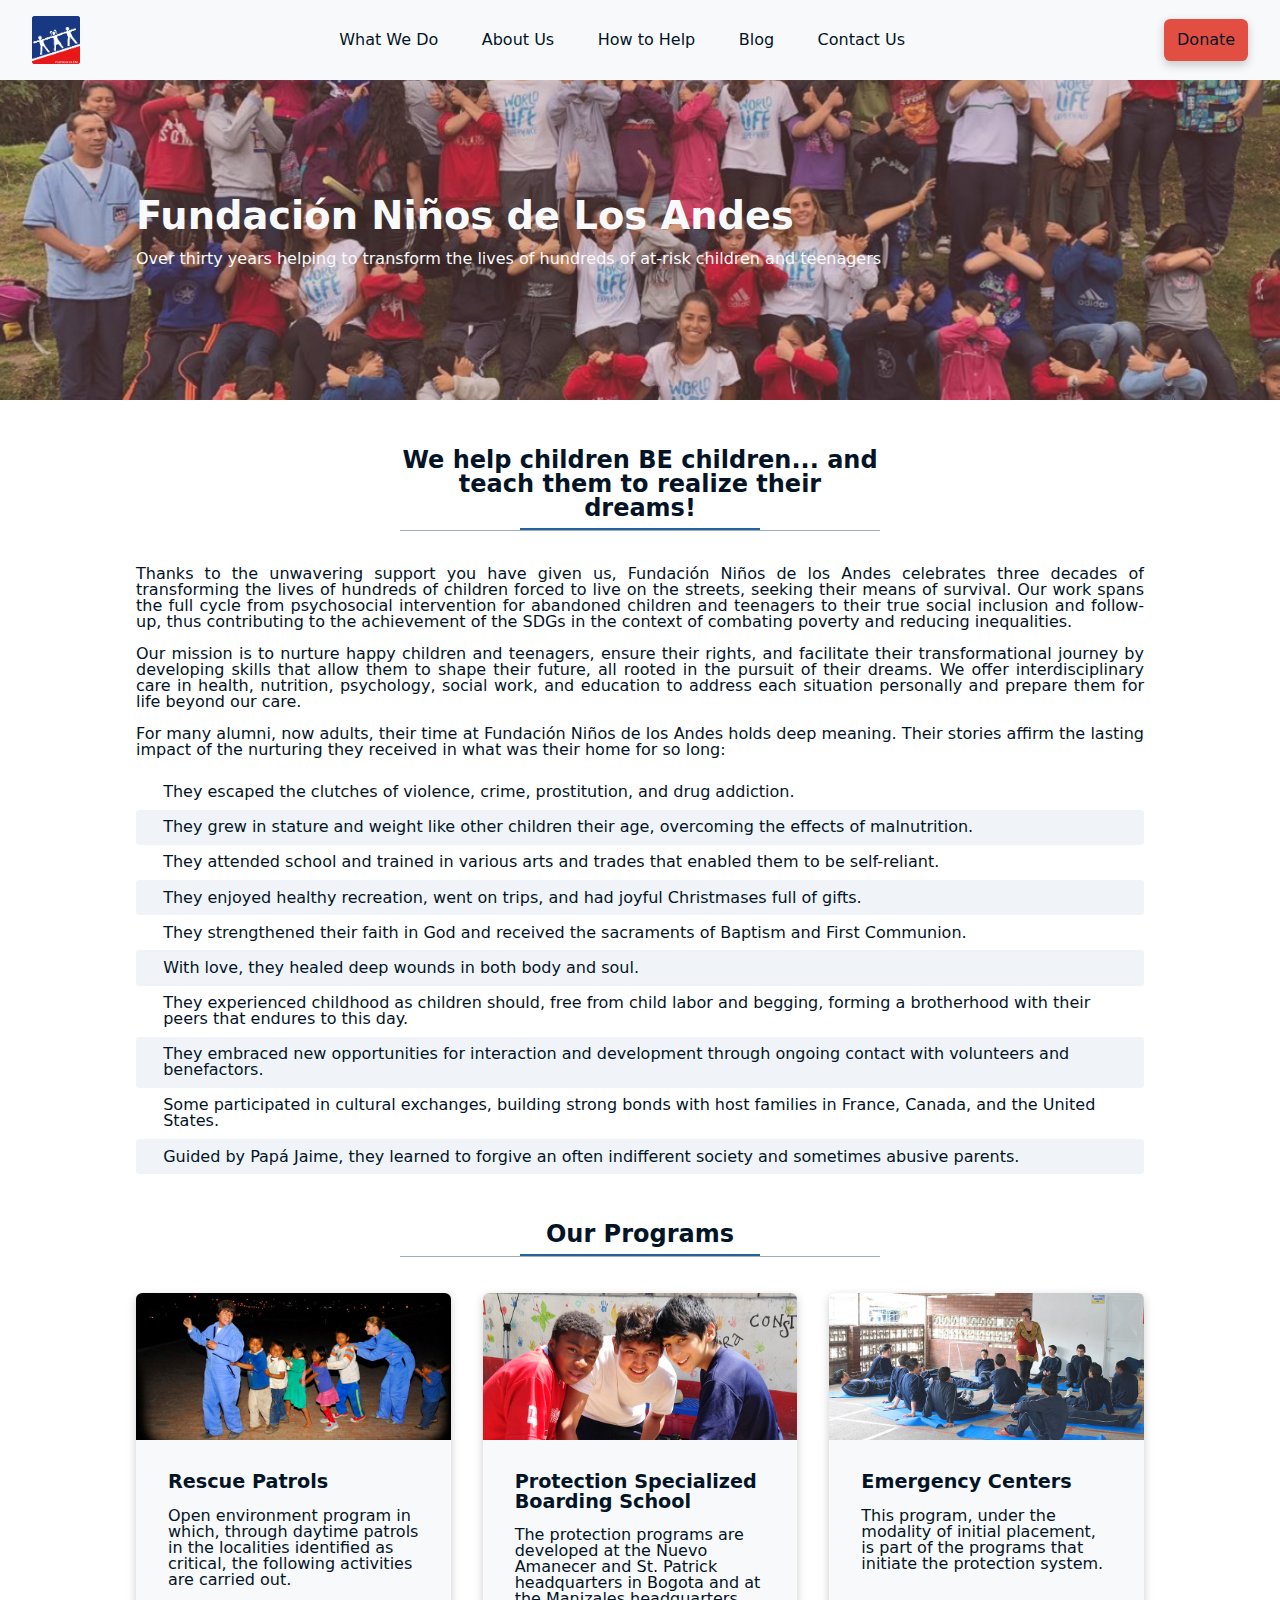
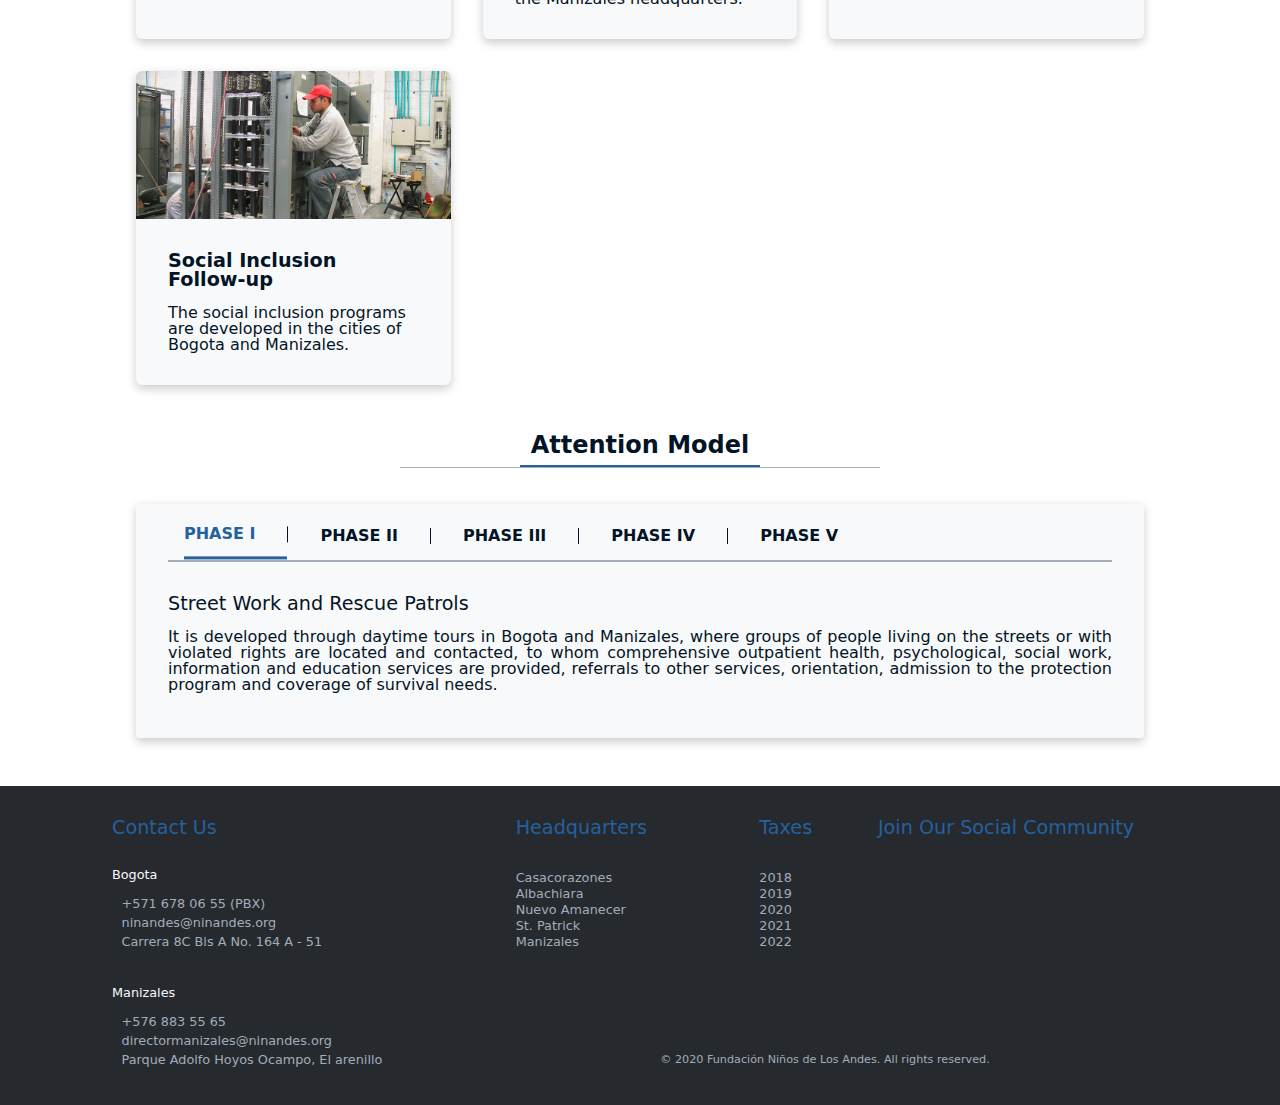
<file: index.html>
<!DOCTYPE html>
<html lang="en">
  <head>
    <meta charset="UTF-8" />
    <meta name="viewport" content="width=device-width, initial-scale=1.0" />
    <title>Fundación Niños de los Andes | Home</title>
    <link rel="stylesheet" href="./src/css/main.css" />
    <link
      rel="icon"
      href="./assets/img/ninos-de-los-andes-icon.ico"
      type="image/x-icon"
    />
    <link
      rel="stylesheet"
      href="https://cdnjs.cloudflare.com/ajax/libs/font-awesome/6.5.1/css/all.min.css"
      integrity="sha512-DTOQO9RWCH3ppGqcWaEA1BIZOC6xxalwEsw9c2QQeAIftl+Vegovlnee1c9QX4TctnWMn13TZye+giMm8e2LwA=="
      crossorigin="anonymous"
      referrerpolicy="no-referrer"
    />
  </head>
  <body>
    <div id="root"></div>
    <script src="./src/scripts/home.js" type="module"></script>
  </body>
</html>
</file>
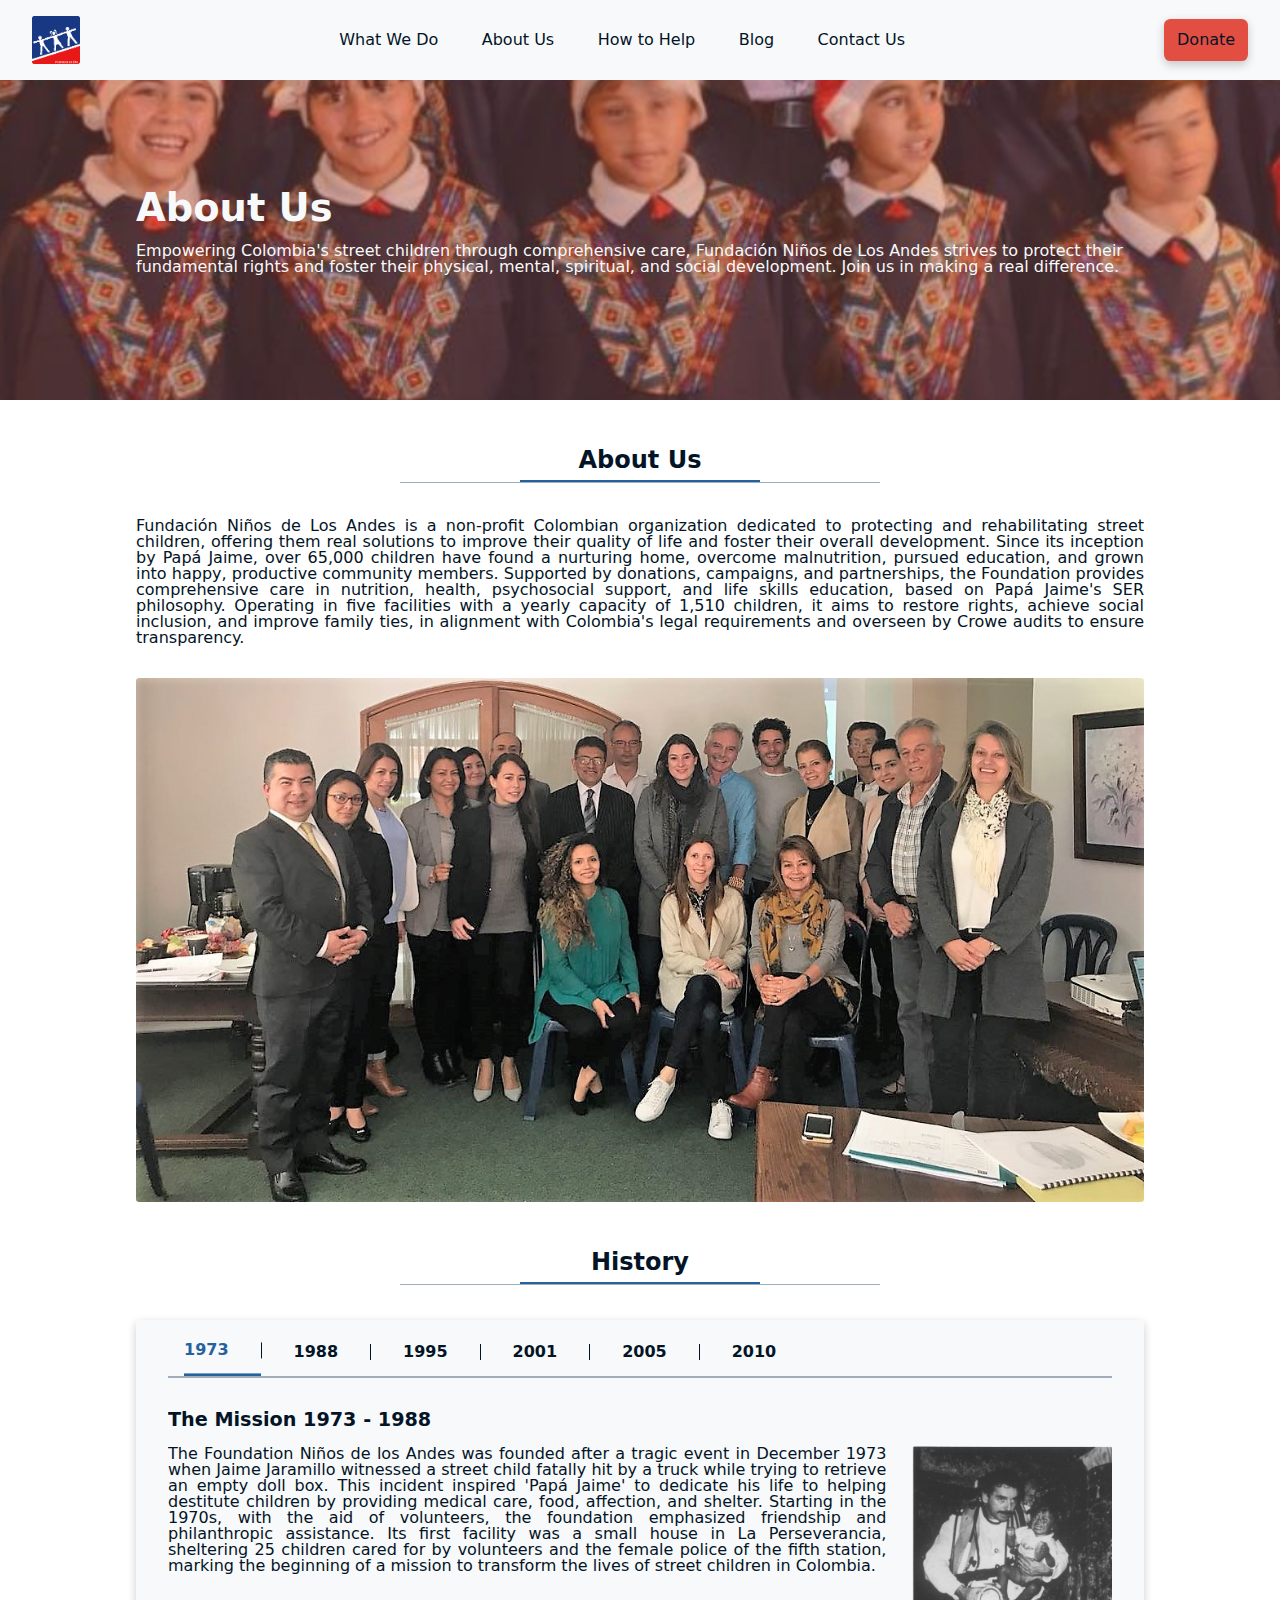
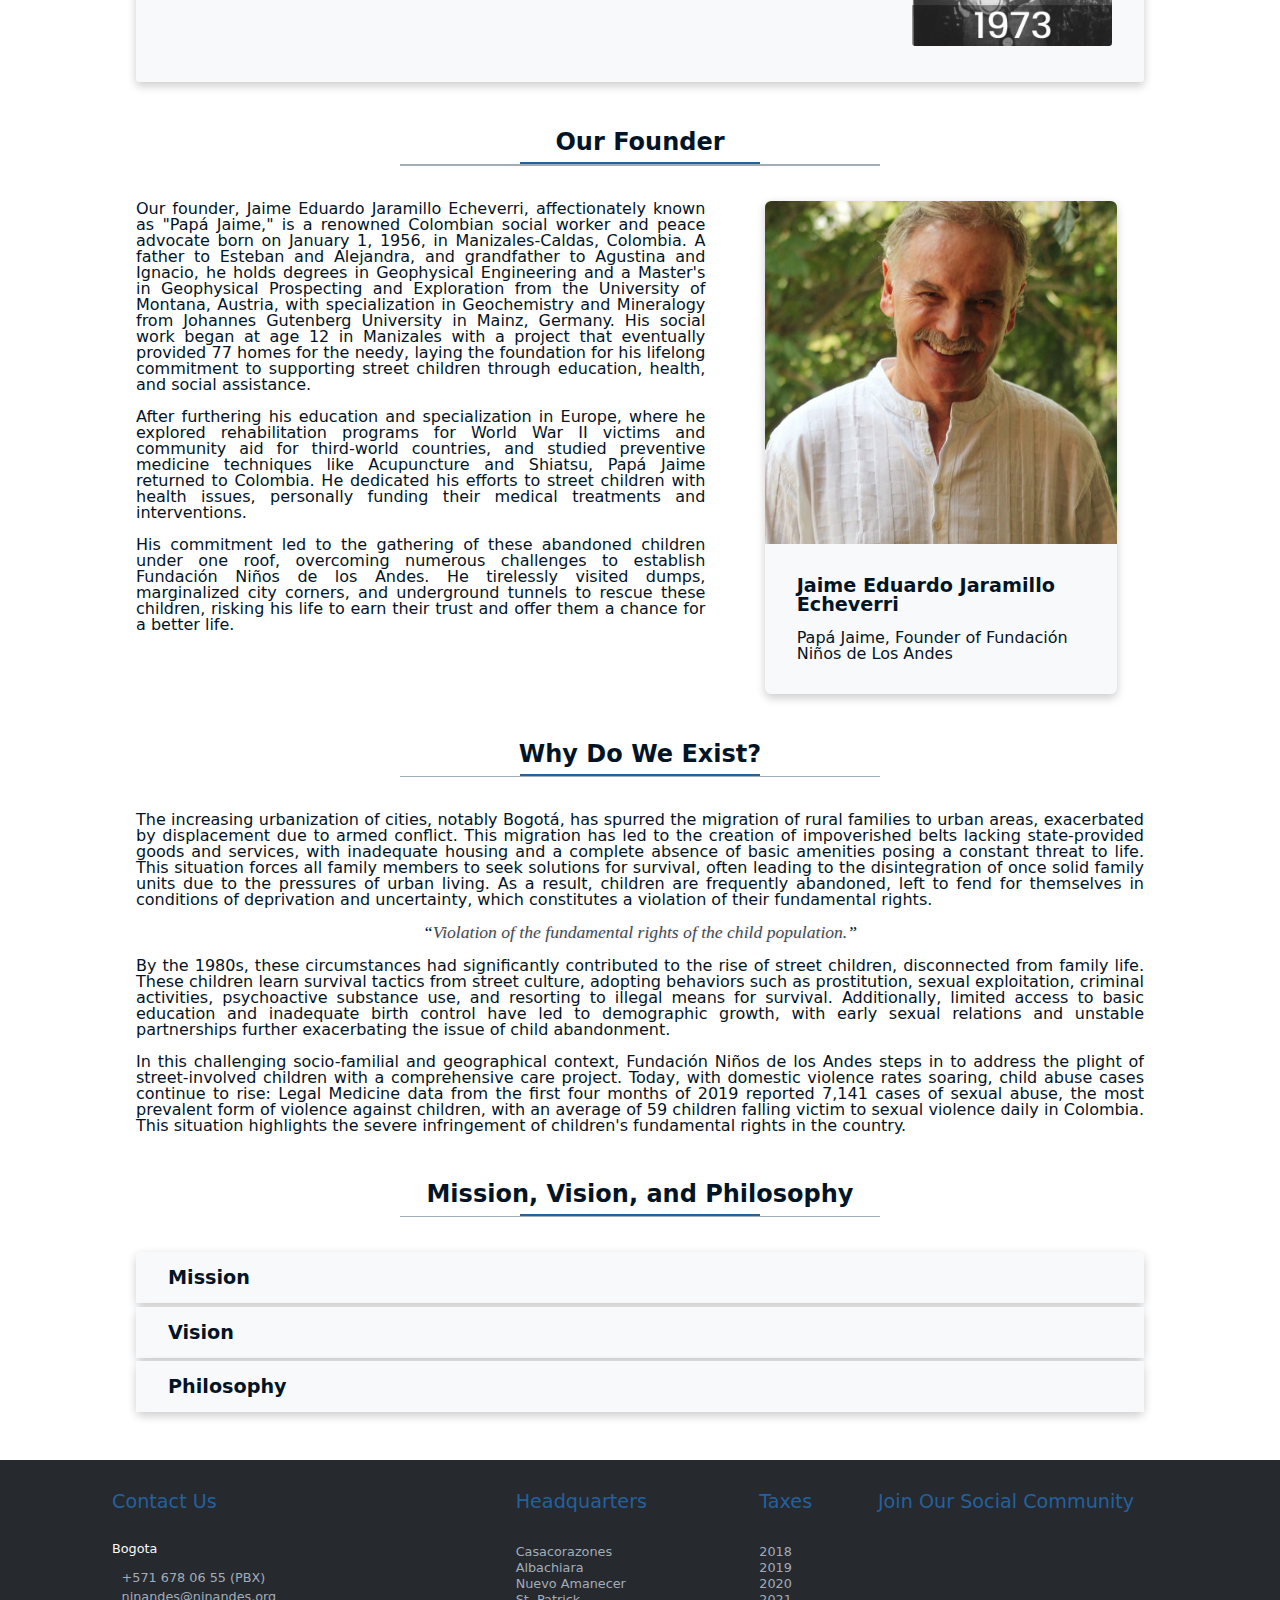
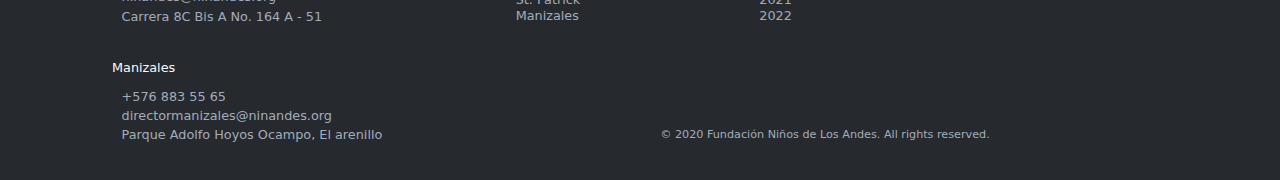
<file: about-us.html>
<!DOCTYPE html>
<html lang="en">
  <head>
    <meta charset="UTF-8" />
    <meta name="viewport" content="width=device-width, initial-scale=1.0" />
    <title>Fundación Niños de los Andes | About Us</title>
    <link rel="stylesheet" href="./src/css/main.css" />
    <link
      rel="icon"
      href="./assets/img/ninos-de-los-andes-icon.ico"
      type="image/x-icon"
    />
    <link
      rel="stylesheet"
      href="https://cdnjs.cloudflare.com/ajax/libs/font-awesome/6.5.1/css/all.min.css"
      integrity="sha512-DTOQO9RWCH3ppGqcWaEA1BIZOC6xxalwEsw9c2QQeAIftl+Vegovlnee1c9QX4TctnWMn13TZye+giMm8e2LwA=="
      crossorigin="anonymous"
      referrerpolicy="no-referrer"
    />
  </head>
  <body>
    <div id="root"></div>
    <script src="./src/scripts/aboutUs.js" type="module"></script>
  </body>
</html>
</file>
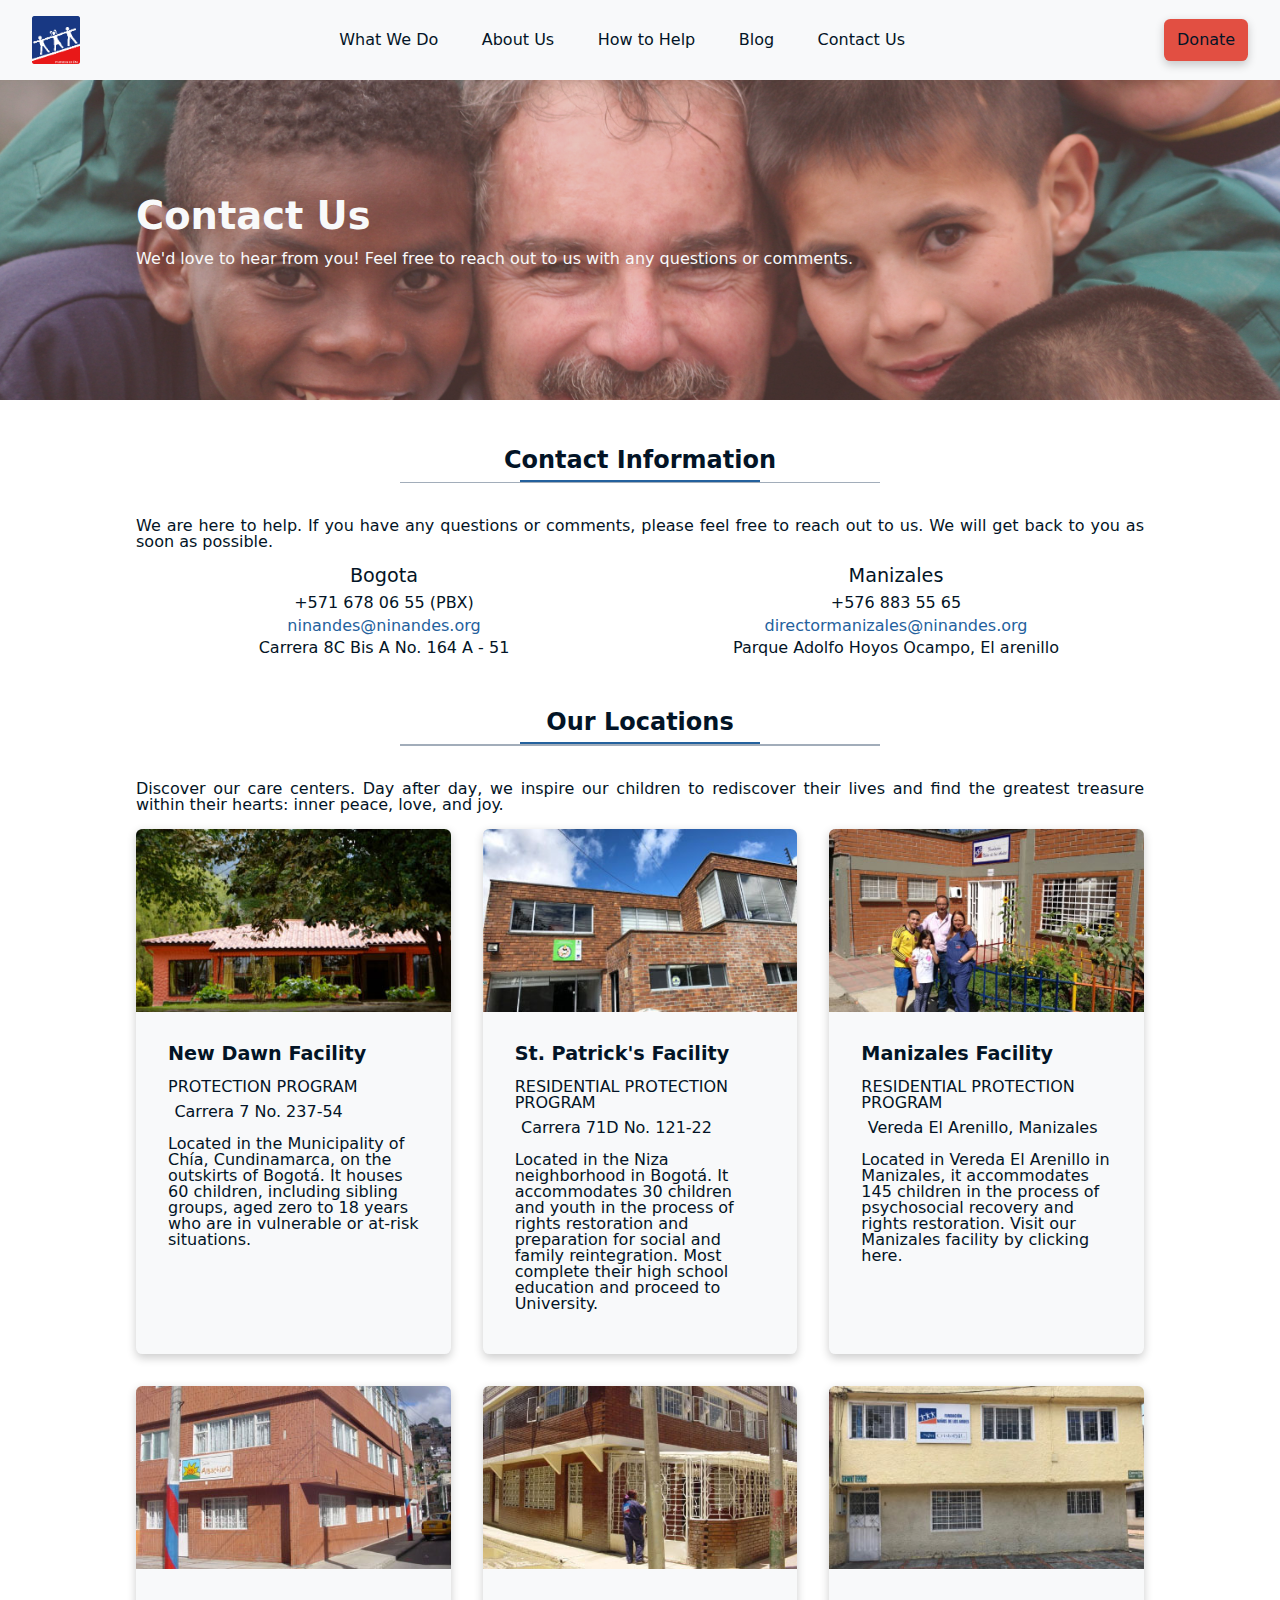
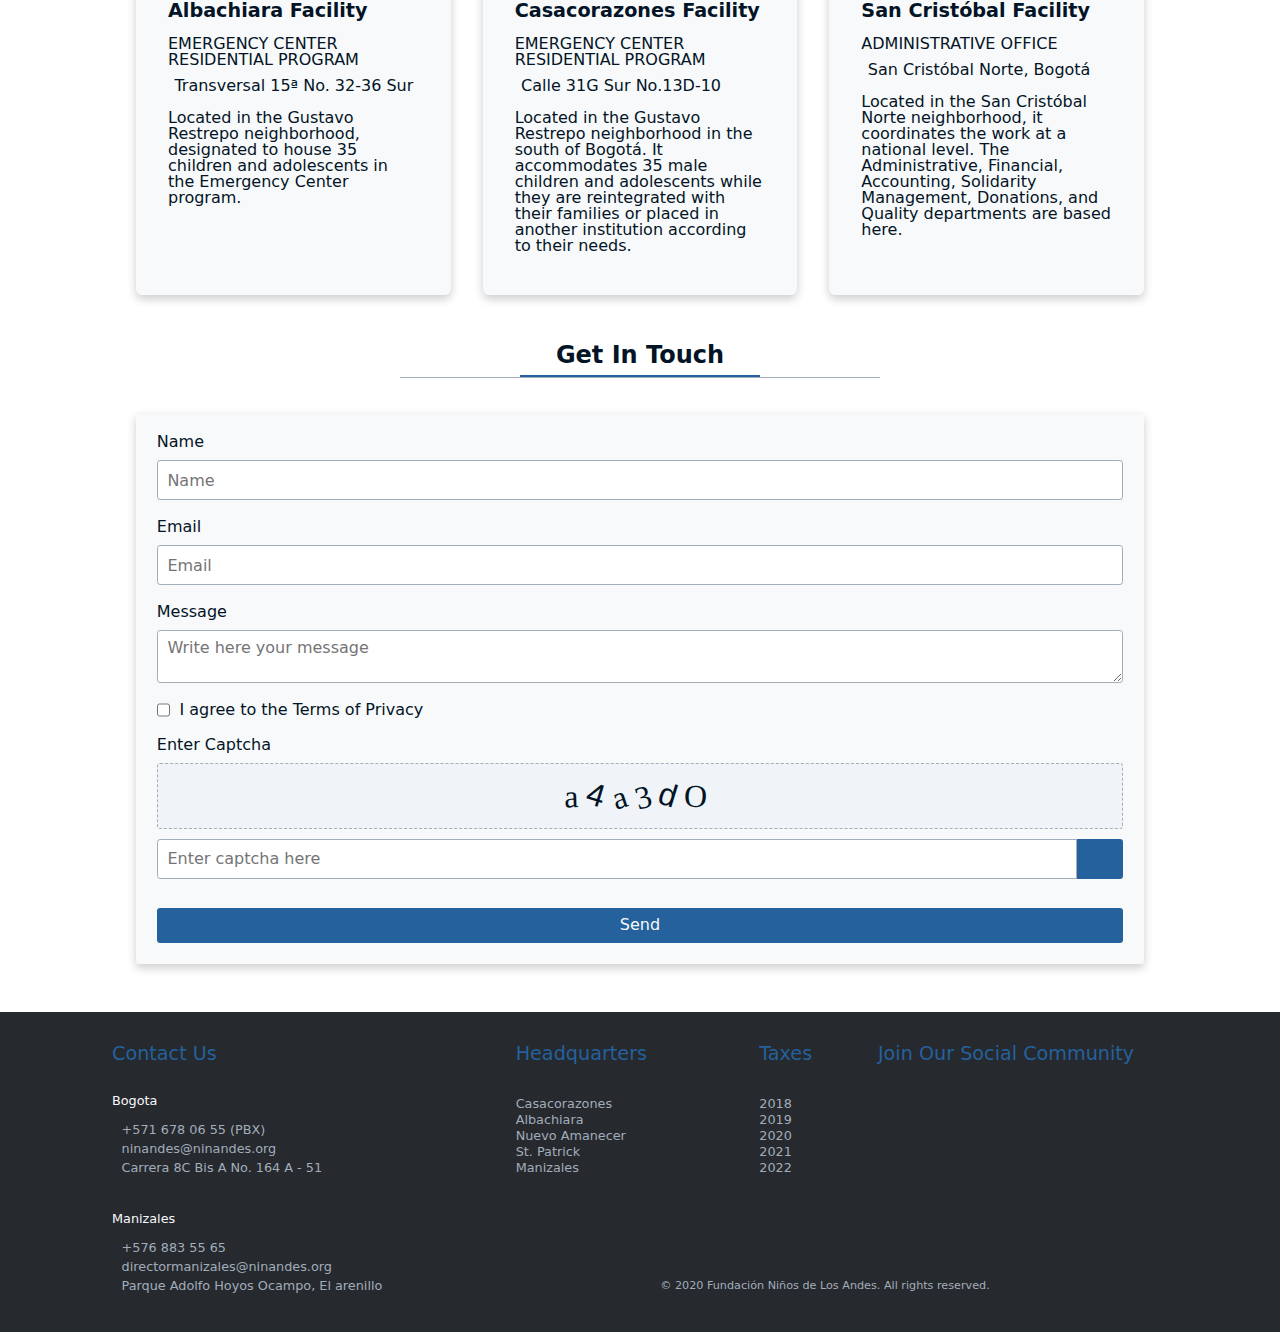
<file: contact-us.html>
<!DOCTYPE html>
<html lang="en">
  <head>
    <meta charset="UTF-8" />
    <meta name="viewport" content="width=device-width, initial-scale=1.0" />
    <title>Fundación Niños de los Andes | Contact Us</title>
    <link rel="stylesheet" href="./src/css/main.css" />
    <link
      rel="icon"
      href="./assets/img/ninos-de-los-andes-icon.ico"
      type="image/x-icon"
    />
    <link
      rel="stylesheet"
      href="https://cdnjs.cloudflare.com/ajax/libs/font-awesome/6.5.1/css/all.min.css"
      integrity="sha512-DTOQO9RWCH3ppGqcWaEA1BIZOC6xxalwEsw9c2QQeAIftl+Vegovlnee1c9QX4TctnWMn13TZye+giMm8e2LwA=="
      crossorigin="anonymous"
      referrerpolicy="no-referrer"
    />
  </head>
  <body>
    <div id="root"></div>
    <script src="./src/scripts/contactUs.js" type="module"></script>
  </body>
</html>
</file>
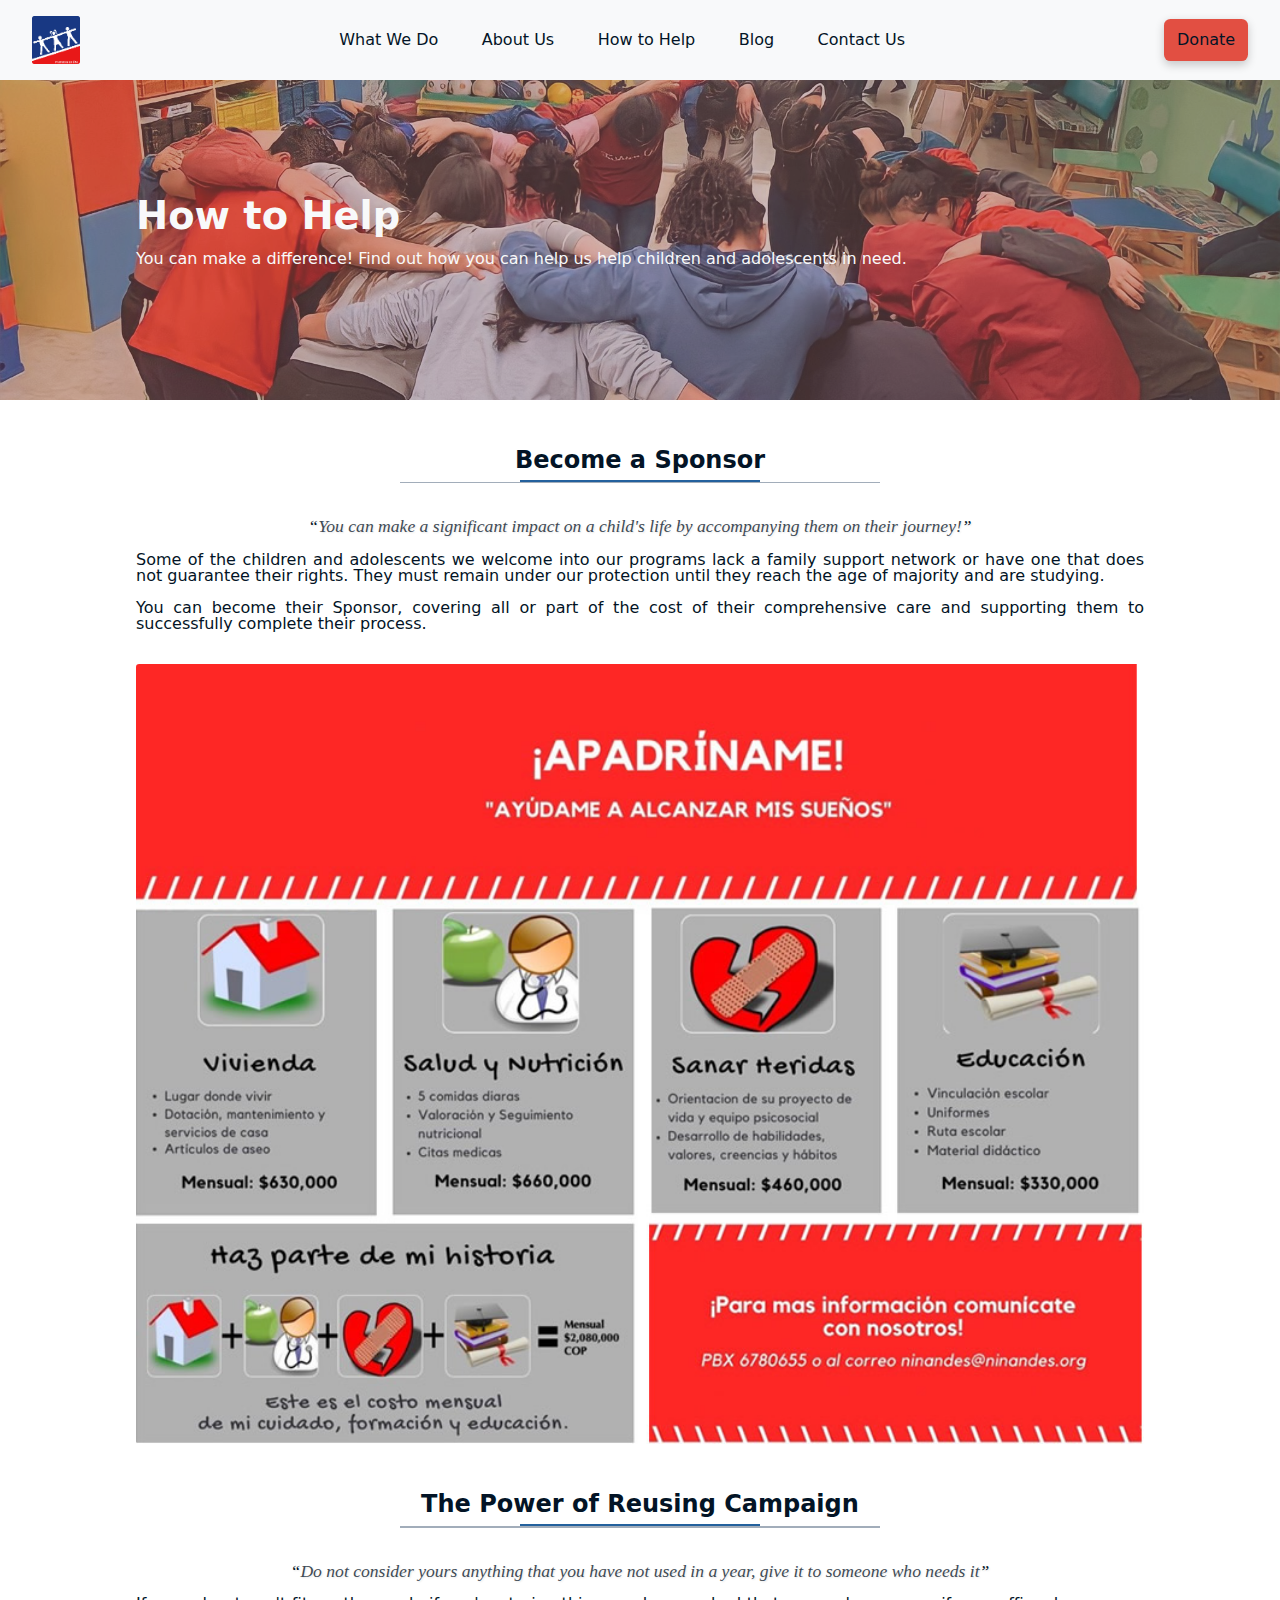
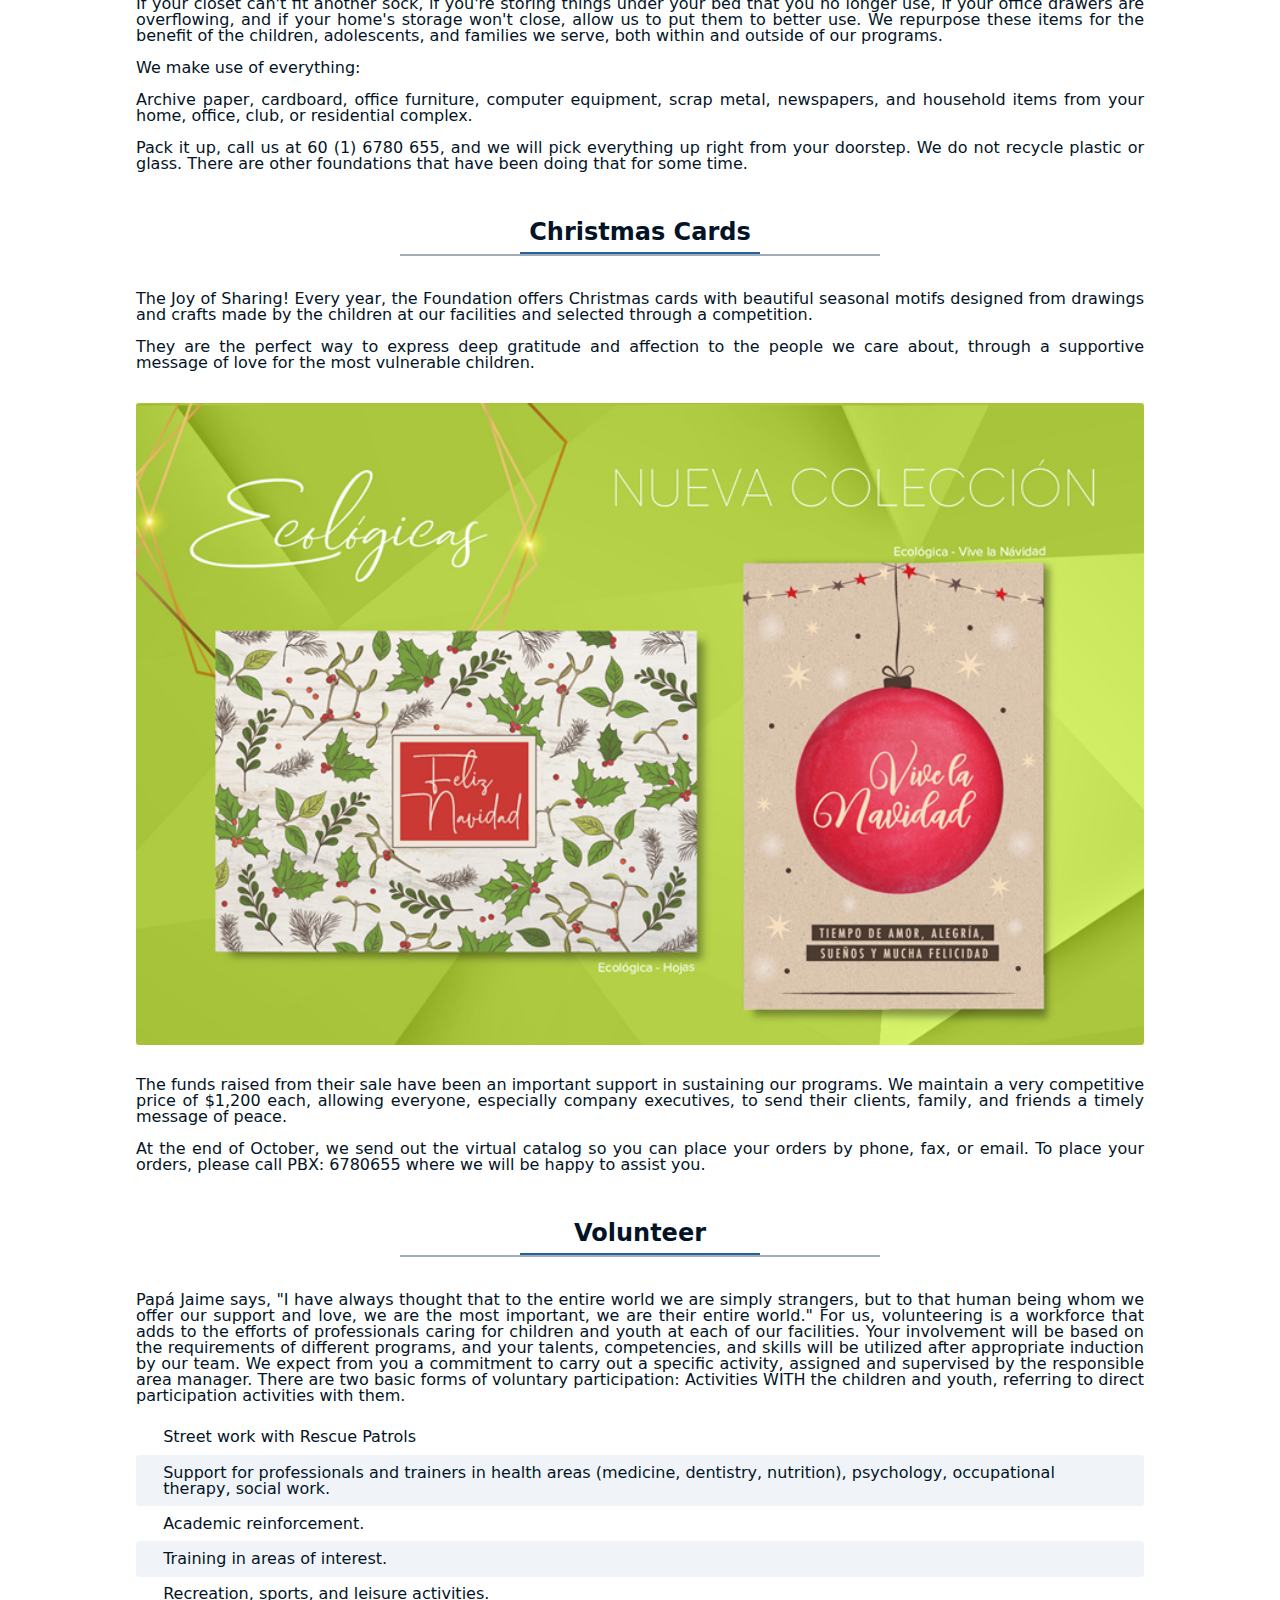
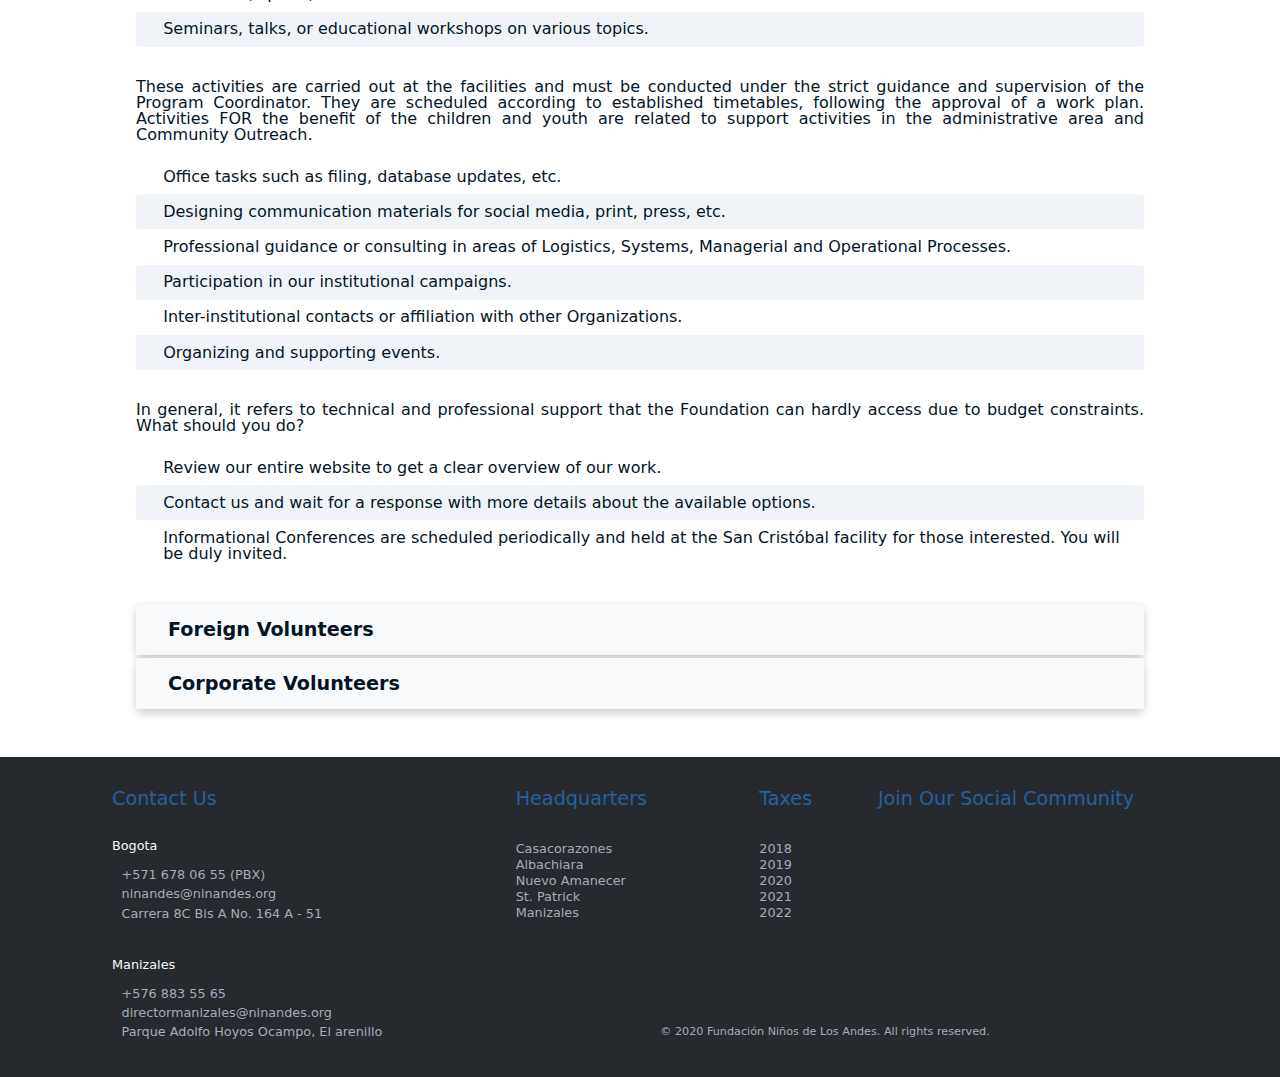
<file: how-to-help.html>
<!DOCTYPE html>
<html lang="en">
  <head>
    <meta charset="UTF-8" />
    <meta name="viewport" content="width=device-width, initial-scale=1.0" />
    <title>Fundación Niños de los Andes | How To Help</title>
    <link rel="stylesheet" href="./src/css/main.css" />
    <link
      rel="icon"
      href="./assets/img/ninos-de-los-andes-icon.ico"
      type="image/x-icon"
    />
    <link
      rel="stylesheet"
      href="https://cdnjs.cloudflare.com/ajax/libs/font-awesome/6.5.1/css/all.min.css"
      integrity="sha512-DTOQO9RWCH3ppGqcWaEA1BIZOC6xxalwEsw9c2QQeAIftl+Vegovlnee1c9QX4TctnWMn13TZye+giMm8e2LwA=="
      crossorigin="anonymous"
      referrerpolicy="no-referrer"
    />
  </head>
  <body>
    <div id="root"></div>
    <script src="./src/scripts/howToHelp.js" type="module"></script>
  </body>
</html>
</file>
<file: src/css/main.css>
/*
 * Base
 */
@import url('./variables.css');
@import url('./reset.css');

/*
 * Components
 */
@import url('../components/navbar/Navbar.css');
@import url('../components/navbar/Sidebar.css');
@import url('../components/hero/Hero.css');
@import url('../components/card/Card.css');
@import url('../components/cardGrid/CardGrid.css');
@import url('../components/tabs/Tabs.css');
@import url('../components/footer/Footer.css');
@import url('../components/sectionTitle/SectionTitle.css');
@import url('../components/accordion/Accordion.css');
@import url('../components/list/List.css');
@import url('../components/paragraph/Paragraph.css');
@import url('../components/form/Form.css');
@import url('../components/blockquote/Blockquote.css');
@import url('../components/blogEntry/BlogEntry.css');
@import url('../components/blogGrid/BlogGrid.css');
@import url('../components/blogManager/BlogManager.css');

/*
 * Pages
 */
@import url('../pages/home/Home.css');
@import url('../pages/about-us/AboutUs.css');
@import url('../pages/contact-us/ContactUs.css');

/*
 * Utilities
*/
@import url('./utilities.css');

/*
 * Common
 */

 .section-container {
    max-width: 1024px;
    padding: 0 2rem;
    margin: 0 auto 3rem auto;
}

.figure {
    width: 100%;

    img {
        width: 100%;
        height: 100%;
        object-fit: cover;
        border-radius: 0.2rem;
    }
}

.overlay {
    display: none;
    position: fixed;
    width: 100%;
    height: 100%;
    top: 0;
    left: 0;
    z-index: 1;
    background-color: rgba(0, 2, 3, 0.85);
    overflow-x: hidden; 
    animation: fadeInAnimation ease-in-out .5s;
    animation-fill-mode: forwards;
}

#root {
    animation: fadeInAnimation ease-out forwards 1s;
}

@keyframes fadeInAnimation {
    from { opacity: 0; }
    to { opacity: 1; }
}

@keyframes fadeOutAnimation {
    from { opacity: 1; }
    to { opacity: 0; }
}

@media (min-width: 768px) {
    .section-container {
        max-width: 768px;
        padding: 0 4rem;
    }
}

@media (min-width: 1200px) {
    .section-container {
        max-width: 1200px;
        padding: 0 6rem;
    }
}
</file>
